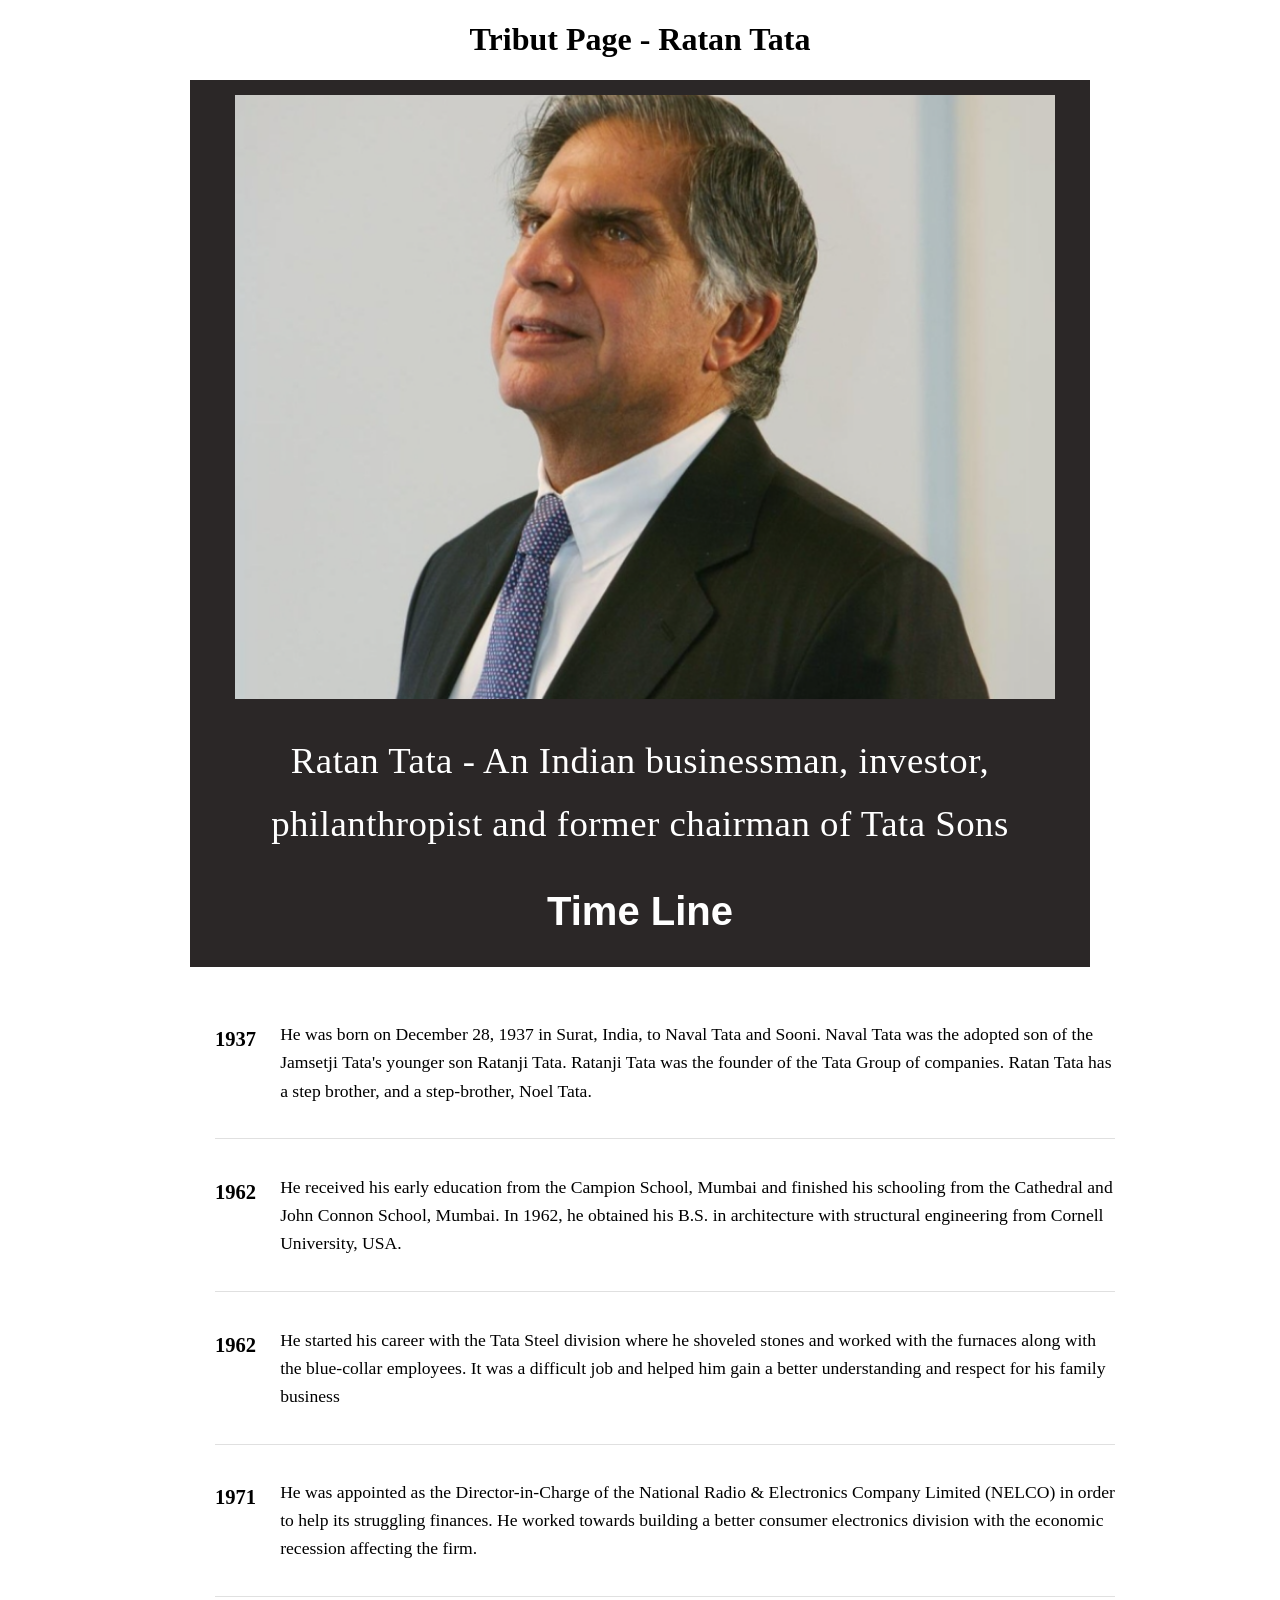
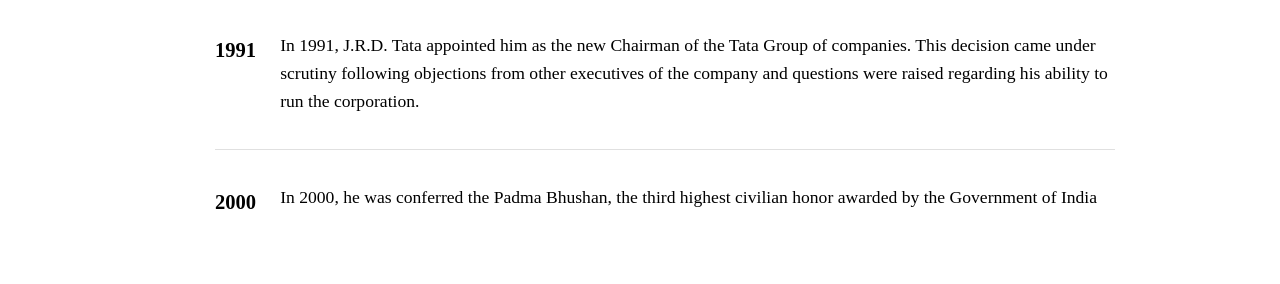
<file: 02-tribute-page/project2.html>
<!DOCTYPE html>
<html lang="en">
<head>
    <meta charset="UTF-8">
    <meta name="viewport" content="width=device-width, initial-scale=1.0">
    <title>Tribut Page - Ratan Tata</title>
       <link rel="stylesheet" href="project2.css">

</head>
<body>
    <header>
        <h1>  Tribut Page - Ratan Tata</h1>
        </header>
    <div  class="container">
        <figure class="image"> 
            <img src="ratantata.png" id="photo"/> 
        </figure>
        <div class="info">
            <p>Ratan Tata - An Indian businessman, investor, philanthropist and former chairman of Tata Sons </p>
            <h2>Time Line</h2>
        </div>
       
            <section class="timeline">
        <article class="timeline-item">
           <h3>1937</h3>
      <p>He was born on December 28, 1937 in Surat, India, to Naval Tata and Sooni. Naval Tata was the adopted son of the Jamsetji Tata's younger son Ratanji Tata. Ratanji Tata was the founder of the Tata Group of companies. Ratan Tata has a step brother, and a step-brother, Noel Tata.</p>
       </article>
        
        <article class="timeline-item">
            <h3>1962</h3>
            <p>He received his early education from the Campion School, Mumbai and finished his schooling from the Cathedral and John Connon School, Mumbai. In 1962, he obtained his B.S. in architecture with structural engineering from Cornell University, USA.</p>
          </article>
       <article class="timeline-item">
           <h3>1962</h3>
           <p>He started his career with the Tata Steel division where he shoveled stones and worked with the furnaces along with the blue-collar employees. It was a difficult job and helped him gain a better understanding and respect for his family business</p>
        </article>
      <article class="timeline-item">
            <h3>1971</h3>
            <p>He was appointed as the Director-in-Charge of the National Radio & Electronics Company Limited (NELCO) in order to help its struggling finances. He worked towards building a better consumer electronics division with the economic recession affecting the firm.</p>
        </article>
       <article class="timeline-item">
         <h3>1991</h3>
            <p>In 1991, J.R.D. Tata appointed him as the new Chairman of the Tata Group of companies. This decision came under scrutiny following objections from other executives of the company and questions were raised regarding his ability to run the corporation.</p>
         </article>
      <article class="timeline-item">
           <h3>2000</h3>
        <p>In 2000, he was conferred the Padma Bhushan, the third highest civilian honor awarded by the Government of India</p>
         </article>
            </section>
   </div>
</body>
</html>
</file>
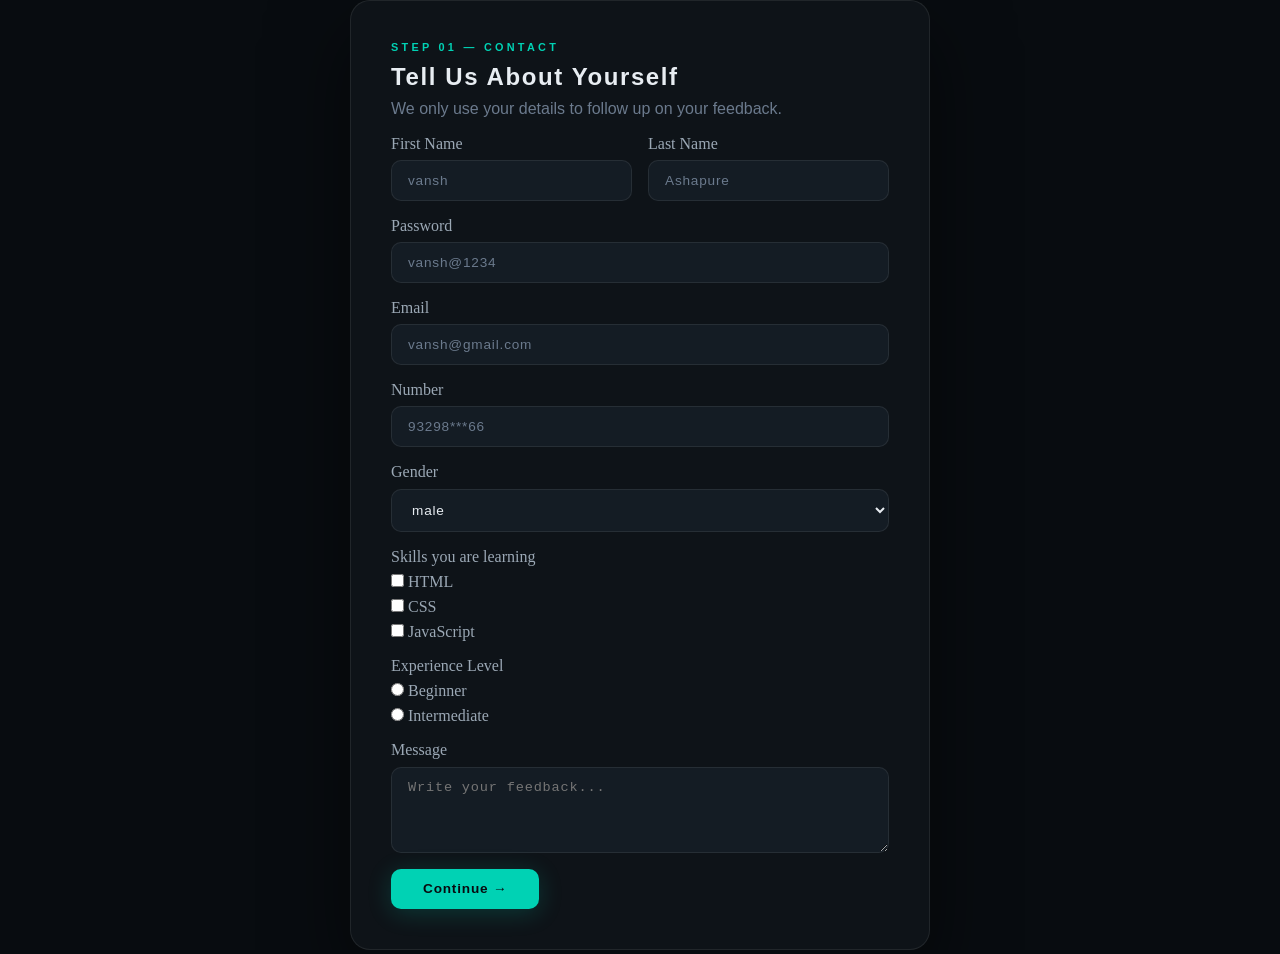
<file: 03-survey-form/project3.html>
<!DOCTYPE html>
<html lang="en">
<head>
    <meta charset="UTF-8">
    <meta name="viewport" content="width=device-width, initial-scale=1.0">
    <title>Survey Contact form</title>
    <link rel="stylesheet" href="project3.css">
</head>
<body>
    <div id="container">
                <div class="step-active" id="step1">

            <p class="step-tag">Step 01 — Contact</p>
            <h2 class="step-title">Tell Us About Yourself</h2>
            <p class="step-sub">We only use your details to follow up on your feedback.</p>
        
    <form action="#" method="post">
        <div class="field-grid">
        <div class="field">
          
          <label for="firstname">First Name </label>
          <input 
          type="text"
          placeholder="vansh"
          id="firstname"
          name="firstname"
          />
       </div>
      <div class="field">
         <label for="lastname">Last Name </label>
          <input
          type="text"
          placeholder="Ashapure"
         id="lastname"
         name="lastname"
          />
      </div>
    </div>

        <div class="field">
            <label for="password">Password</label>
           <input 
           type="password"
          placeholder="vansh@1234"
          id="password"
        />
         </div>
         <div class="field">
             <label for="email"> Email</label>
           <input 
           type="email"
          placeholder="vansh@gmail.com"
          id="email"
        />
         </div>
         <div class="field">
             <label for="tel">Number</label>
           <input 
           type="number"
          placeholder="93298***66"
          id="tel"
        />
         </div>
         <div class="field">
             <label for="gender">Gender </label>
          <select id="gender">
            <option value="male">male</option>
            <option value="female">female</option>
            <option value="none">none</option>
          </select> 
         </div>
     <div class="field">
        <label>Skills you are learning</label>
        <div>
          <input type="checkbox" id="html" name="skill" value="html">
          <label for="html">HTML</label>
        </div>
         <div>
       <input type="checkbox" id="css" name="skills" value="css">
      <label for="css">CSS</label>
      </div>
       <div>
       <input type="checkbox" id="js" name="skills" value="js">
       <label for="js">JavaScript</label>
        </div>
       </div>
       <div class="field">
  <label>Experience Level</label>
  <div>
    <input type="radio" id="beginner" name="experience" value="beginner">
    <label for="beginner">Beginner</label>
  </div>
  <div>
    <input type="radio" id="intermediate" name="experience" value="intermediate">
    <label for="intermediate">Intermediate</label>
  </div>
</div>
<div class="field">
  <label for="message">Message</label>
  <textarea id="message" name="message" rows="4" placeholder="Write your feedback..."></textarea>
</div>

         <div class="btn-row ">
        <button type="submit" class="btn btn-primary">Continue →</button>
       </div>

     
    </form>
    </div>
    </div>
</body>
</html>
</file>
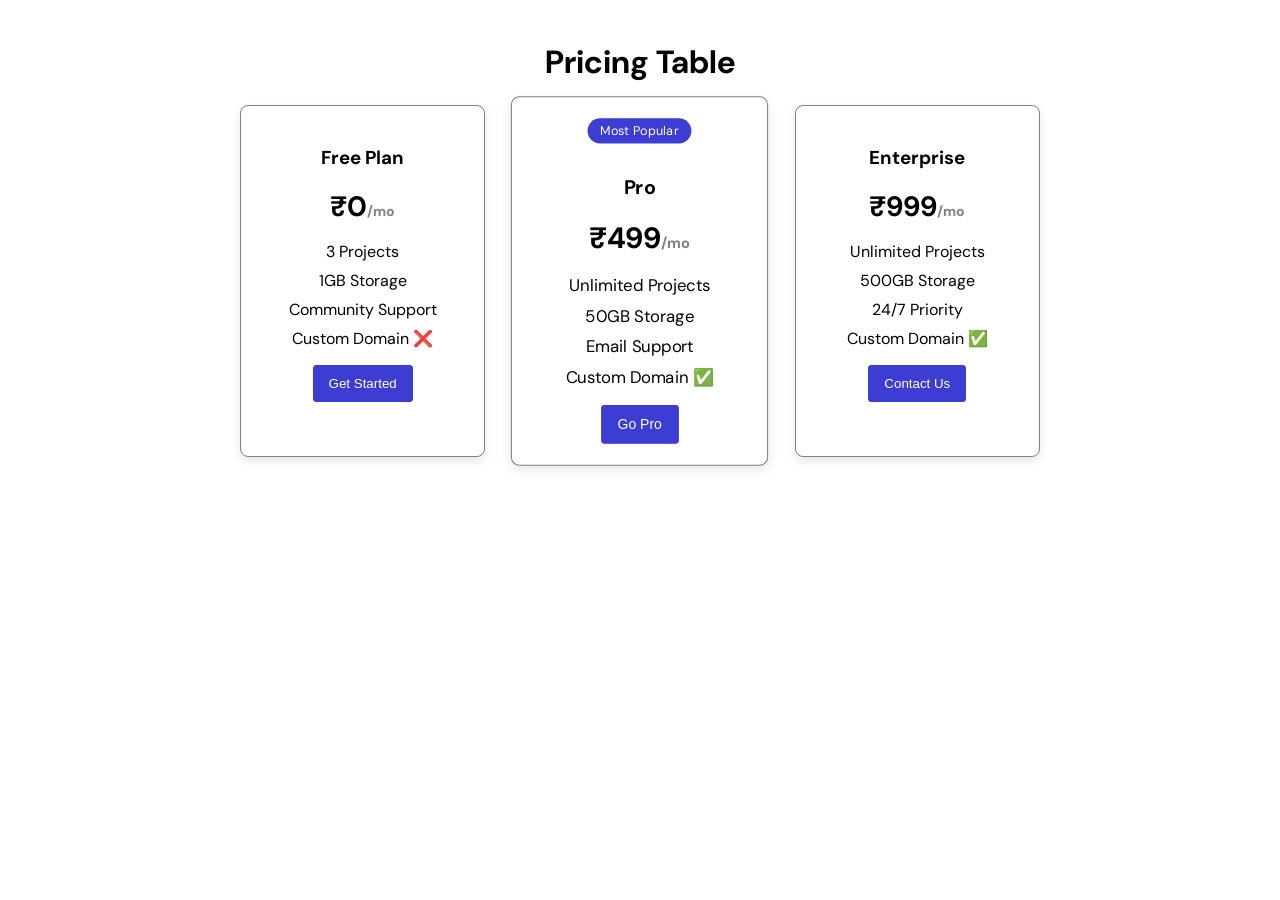
<file: 04-pricing-table/project4.html>
<!DOCTYPE html>
<html lang="en">
<head>
    <meta charset="UTF-8">
    <meta name="viewport" content="width=device-width, initial-scale=1.0">
<title>Pricing Plans</title>
        <link rel="stylesheet" href="project4.css">
        <link href="https://fonts.googleapis.com/css2?family=DM+Sans&display=swap" rel="stylesheet">
    </head>
    <body>
        <header>
            <h1>Pricing Table</h1>
        </header>
    <div class="card">
    <div class="card-sub" >
  <h3>Free Plan</h3>
  <p class="price">₹0<span>/mo</span></p>
  <ul class="features">
    <li>3 Projects</li>
    <li>1GB Storage</li>
    <li> Community Support</li>
    <li>Custom Domain  ❌</li>
  </ul>
  <button>Get Started</button>
  </div>
   <div class="card-sub card-pro">
  <span class="badge">Most Popular</span>
  <h3>Pro</h3>
  <p class="price">₹499<span>/mo</span></p>
  <ul class="features">
    <li>Unlimited Projects</li>
    <li>50GB Storage</li>
    <li> Email Support</li>
    <li>Custom Domain  ✅</li>
  </ul>
  <button>Go Pro</button>
  </div>
   <div class="card-sub">
   <h3>Enterprise</h3>
  <p class="price">₹999<span>/mo</span></p>
  <ul class="features">
    <li>Unlimited Projects</li>
    <li>500GB Storage</li>
    <li> 24/7 Priority </li>
    <li>Custom Domain  ✅</li>
  </ul>
  <button>Contact Us</button>
  </div>
</div>
</body>
</html>
</file>
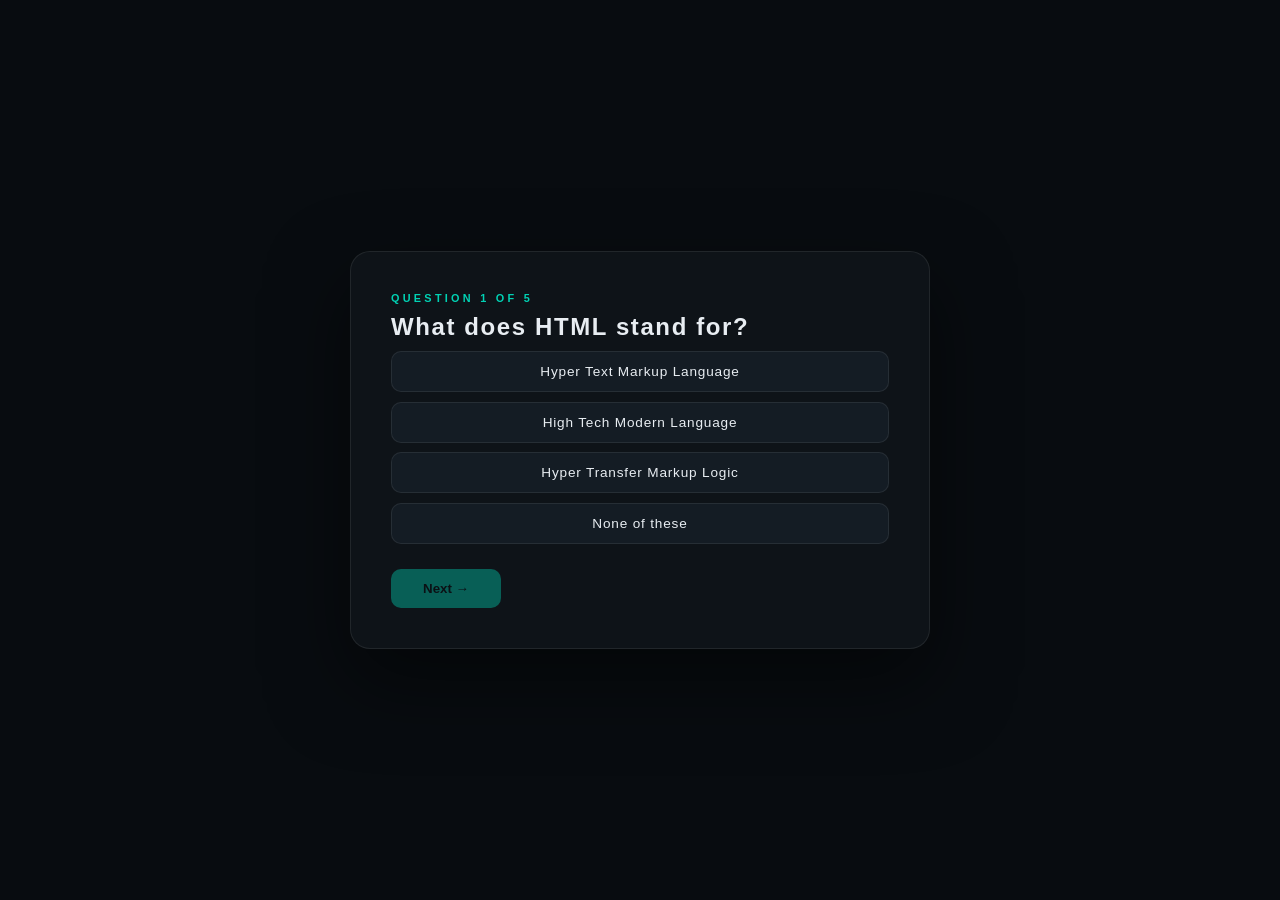
<file: 07-quiz-app/project7.html>
<!DOCTYPE html>
<html lang="en">
<head>
    <meta charset="UTF-8">
    <meta name="viewport" content="width=device-width, initial-scale=1.0">
    <title>Quiz App</title>
<link rel="stylesheet" href="project7.css"></head>
<body>
    <div id="quiz-container">

  <!-- question screen -->
  <div id="question-screen">
    <p id="progress">Question 1 of 5</p>
    <h2 id="question-text">Question goes here</h2>
    <div id="options-container"></div>
    <button id="next-btn" disabled>Next →</button>
  </div>

 
  <div id="result-screen" class="hidden">
    <h2>Quiz Complete!</h2>
    <p id="score-text">You scored 4 out of 5</p>
    <button id="restart-btn">Try Again</button>
  </div>

</div>
<script src="project7.js"></script>
</body>
</html>
</file>
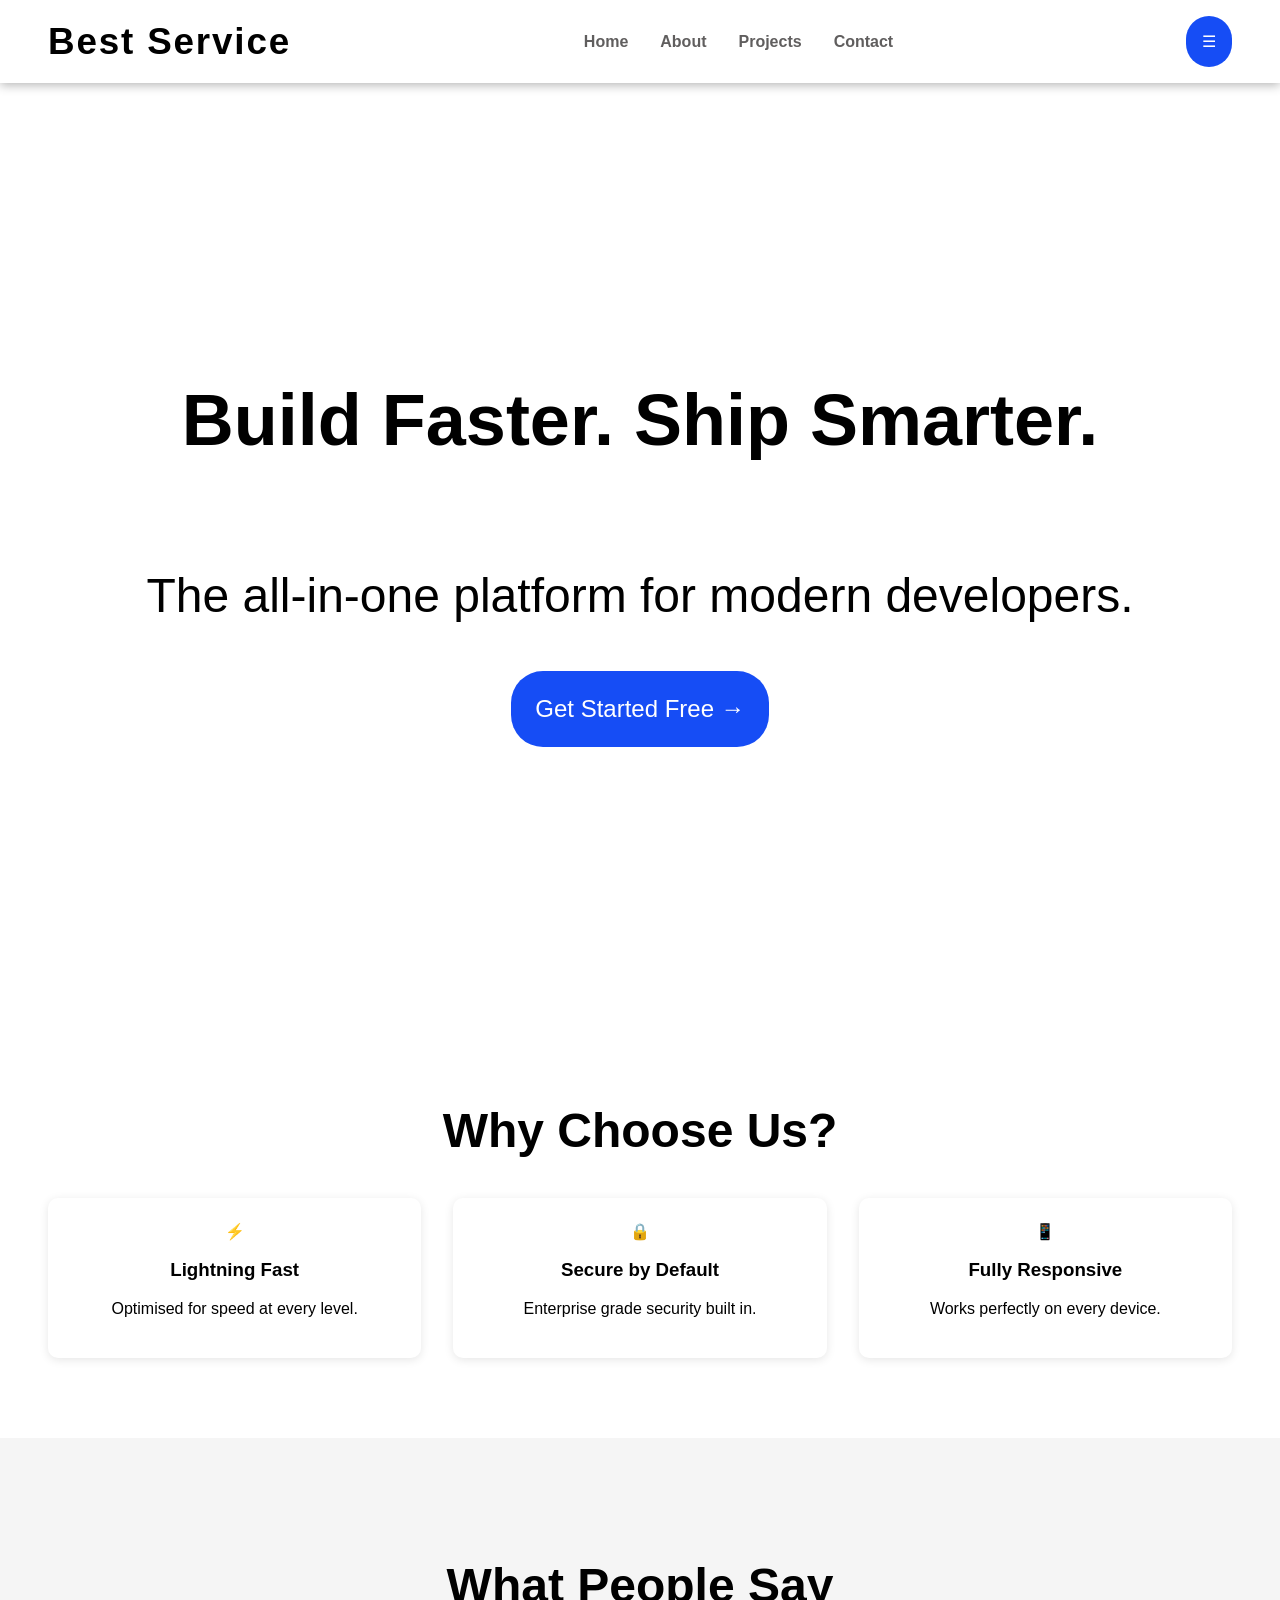
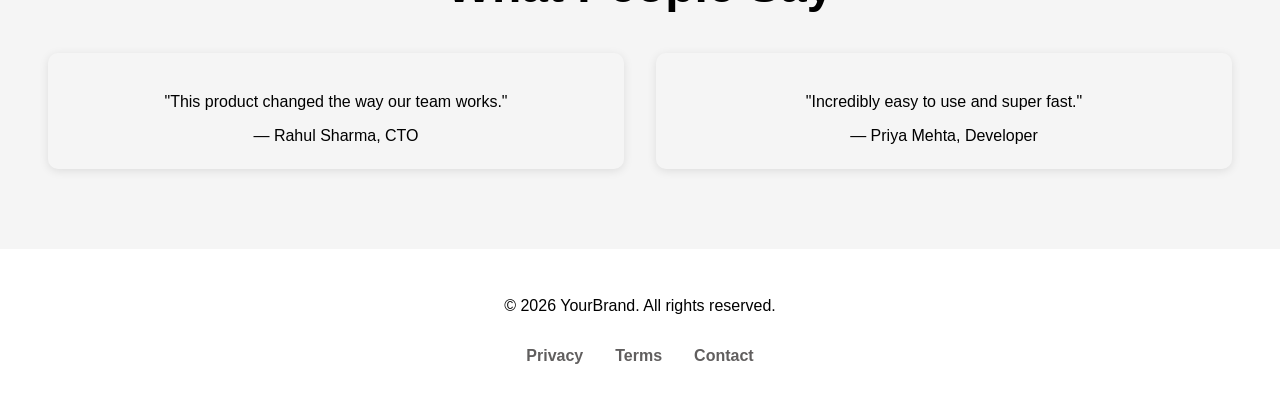
<file: 08-landing-page/project8.html>
<!DOCTYPE html>
<html lang="en">
<head>
    <meta charset="UTF-8">
    <meta name="viewport" content="width=device-width, initial-scale=1.0">
    <title>Landing Page </title>
    <link rel="stylesheet" href="project8.css">
</head>
<body>
      <nav class="navbar">
  <div class="logo">Best Service</div>
 <ul class="nav-links" id="nav-links">
    <li><a href="#">Home</a></li>
    <li><a href="#">About</a></li>
    <li><a href="#">Projects</a></li>
    <li><a href="#">Contact</a></li>
  </ul>
    <button class="hamburger" id="hamburger">☰</button>

</nav>

<section class="hero">
  <h1>Build Faster. Ship Smarter.</h1>
  <p>The all-in-one platform for modern developers.</p>
  <button class="cta-btn">Get Started Free →</button>
</section>


<section class="features">
  <h2>Why Choose Us?</h2>
  <div class="features-grid">
    <div class="feature-card">
      <span class="icon">⚡</span>
      <h3>Lightning Fast</h3>
      <p>Optimised for speed at every level.</p>
    </div>
    <div class="feature-card">
      <span class="icon">🔒</span>
      <h3>Secure by Default</h3>
      <p>Enterprise grade security built in.</p>
    </div>
    <div class="feature-card">
      <span class="icon">📱</span>
      <h3>Fully Responsive</h3>
      <p>Works perfectly on every device.</p>
    </div>
  </div>
</section>

<section class="testimonials">
  <h2>What People Say</h2>
  <div class="testimonial-grid">
    <div class="testimonial-card">
      <p>"This product changed the way our team works."</p>
      <span>— Rahul Sharma, CTO</span>
    </div>
    <div class="testimonial-card">
      <p>"Incredibly easy to use and super fast."</p>
      <span>— Priya Mehta, Developer</span>
    </div>
  </div>
</section>

<footer class="footer">
  <p>© 2026 YourBrand. All rights reserved.</p>
  <div class="footer-links">
    <a href="#">Privacy</a>
    <a href="#">Terms</a>
    <a href="#">Contact</a>
  </div>
</footer>


    
</body>
</html>
</file>
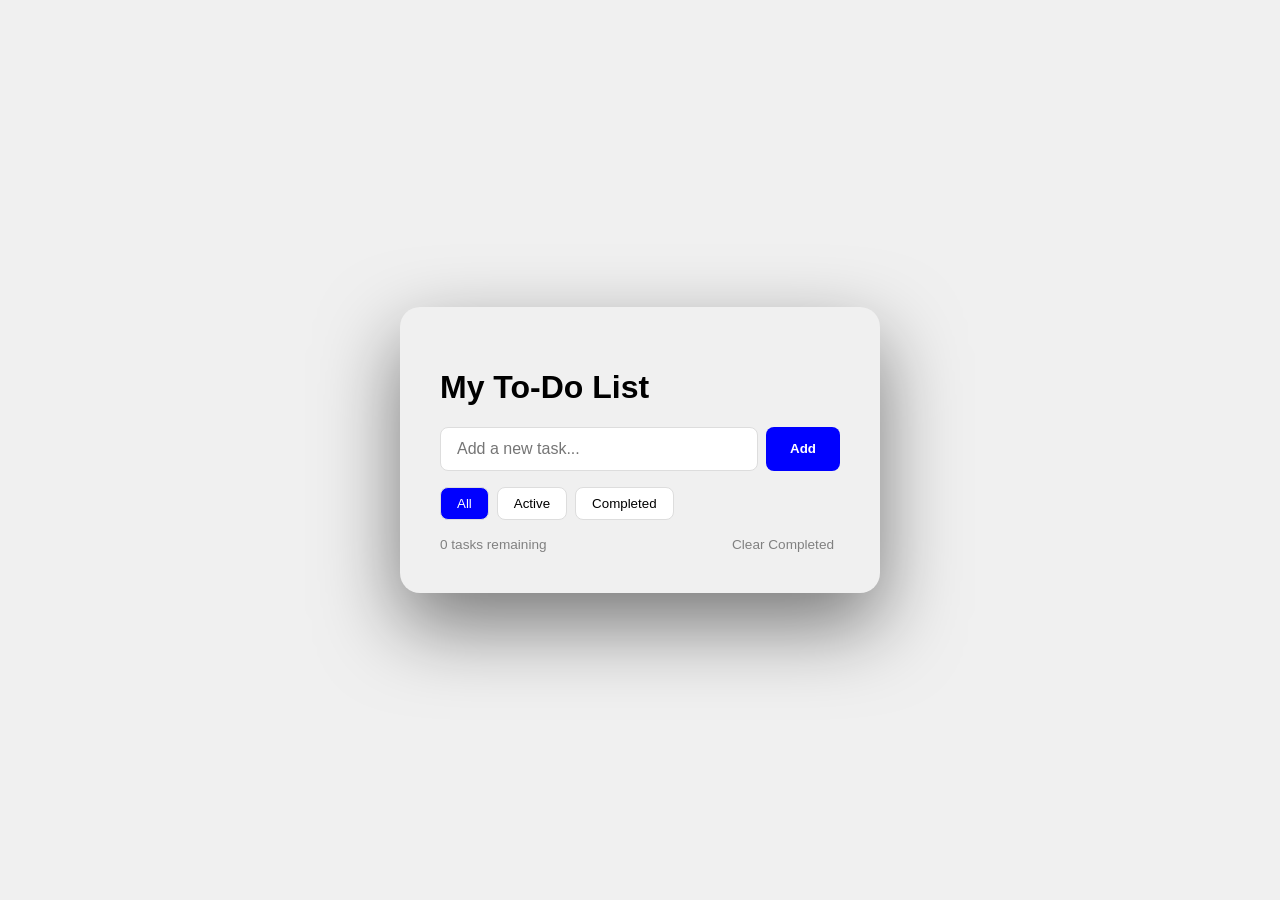
<file: 09-todo-app/project9.html>
<!DOCTYPE html>
<html lang="en">
<head>
    <meta charset="UTF-8">
    <meta name="viewport" content="width=device-width, initial-scale=1.0">
    <title>To-Do List</title>
    <link rel="stylesheet"  href="project9.css">
</head>
<body>
    <div id="app">
  <h1>My To-Do List</h1>

  <!-- input section -->
  <div class="input-row">
    <input type="text" id="task-input" placeholder="Add a new task..." />
    <button id="add-btn">Add</button>
  </div>

  <!-- filter buttons -->
  <div class="filters">
    <button class="filter-btn active" data-filter="all">All</button>
    <button class="filter-btn" data-filter="active">Active</button>
    <button class="filter-btn" data-filter="completed">Completed</button>
  </div>

  <!-- task list -->
  <ul id="task-list"></ul>

  <!-- footer -->
  <div class="task-footer">
    <span id="task-count">0 tasks remaining</span>
    <button id="clear-btn">Clear Completed</button>
  </div>
</div>
 <script  src="project9.js"></script>
</body>
</html>
</file>
<file: 02-tribute-page/project2.css>
.container {
    margin:0 auto;
    background-color: rgb(43, 39, 39);
    max-width: 900px;
   
    
}
h1{
    text-align: center;
}
#photo {
    display: block;
    width: 100%;
    max-width: 100%;
     height: auto;
    padding: 15px 5px;
    
 
}


.info {
    text-align: center;
   
   
    
}

.info p {
    color: white;
    font-family:  serif;
    font-size: 2.3rem;
    line-height: 1.7;
    letter-spacing: 0.5px;
    margin: 0;
}
h2 {
    font-family:Verdana, Geneva, Tahoma, sans-serif;
    font-size:2.5rem;
    color: white;

}
.timeline{  
    display: block;
background-color: white;
 width: 100%;
 max-width:100%;
 padding:20px 25px;
 
}
.timeline-item{
  display: flex;
  gap: 1.5rem;             /* ✅ space between year and text */
  padding: 16px 0;
  border-bottom: 1px solid #e0e0e0;
  font-size: 1.1rem;
  line-height: 1.6;
  align-items: flex-start;

}
.timeline-item:last-child{
  border-bottom: none;
}
</file>
<file: 03-survey-form/project3.css>
:root {
      --bg:        #080c10;
      --surface:   #0e1318;
      --surface-2: #141c24;
      --border:    rgba(255,255,255,0.08);
      --text:      #e8edf2; 
      --muted:     #6b7a8d;
      --label:     #9ba8b5;
      --teal:      #00d2b4;
      --radius:    10px;
      --display:   'Syne', sans-serif;
      --body:      'DM Sans', sans-serif;
      --ease:      cubic-bezier(.22, 1, .36, 1);
    }
 
    *, *::before, *::after { box-sizing: border-box; margin: 0; padding: 0; }
 
    body {
      background-color: var(--bg);
      min-height: 100dvh;
      display: grid;
      place-items:center;
      overflow-x: hidden;

    }

  #container{
    position:relative;
    width:100%;
    padding: 2.5rem;
    background-color: var(--surface);
    max-width:580px;
    border-radius: 20px;
    border:1px solid var(--border);
    box-shadow:0 32px 80px rgba(0, 0, 0, .5); ;
  }
.step-active{
  display: block;
}
  .step-tag{
    font-family: var(--display);
    color: var(--teal);
    letter-spacing: 0.3em;
    text-transform: uppercase;
    font-weight: 700;
    font-size: .68rem;
     margin-bottom: .6rem;
  }
  .step-title{
    font-family: var(--display);
   letter-spacing: .10rem;
    color: var(--text);
    font-weight: 600;
    margin-bottom: .6rem;
    
    }
    .step-sub{
      font-family:var(--body) ;
      color: var( --muted);
      line-height: 1.15;
      margin-bottom: 1rem;
      
       }
       .field-grid {
  display: grid;
  grid-template-columns: 1fr 1fr;
  gap: 1rem;
}
    .field{
       display: flex;
       flex-direction: column;
       gap: .45rem;
       margin-bottom: 1rem;

     }
     label{
      color: var(--label);
     }
     input[type="text"],input[type="email"],input[type="tel"],input[type="number"],input[type="password"], select,textarea  {
      width: 100%;
      background-color: var(--surface-2);
      color: var(--text);
      font-size: .85rem;
      letter-spacing: .06em;
      font-weight: 500;
       border: 1px solid var(--border);
       border-radius: var(--radius);
       padding: .75rem 1rem;
       outline: none;
    transition: border-color .25s, box-shadow .25s, background .25s;
}
    .btn{
      font-family: var(--display);
    font-size: .85rem;
    font-weight: 700;
    letter-spacing: .06em;
    cursor:pointer;
    border-radius: var(--radius);
    padding: .8rem 2rem;
     border: none;
    transition: all .25s var(--ease);
    display: inline-flex;
    align-items: center;
    gap: .5rem;
}
    .btn-row{
      display: flex;
      align-items: center;
      
    }
    .btn-primary {
    background: var(--teal);
    color: #080c10;
    box-shadow: 0 4px 24px rgba(0, 210, 180, .2);
}
input:hover, select:hover {
  border-color: rgba(255,255,255,0.2);
}

input:focus, select:focus {
  border-color: var(--teal);
  box-shadow: 0 0 0 3px rgba(0,210,180,0.12);
  background-color: #1a2530;
}

input::placeholder {
  color: var(--muted);
}
</file>
<file: 04-pricing-table/project4.css>
body {
font-family: 'DM Sans', sans-serif;  
  margin: 0;
    padding: 20px;
}
.card{
    max-width: 800px;
    width: 100%;
    display: grid;
     grid-template-columns: 1fr 1fr 1fr; 
  gap: 2rem;
  margin: auto;
    
}
.card-pro {
  border: 2px solid rgb(61, 61, 211);
  transform: scale(1.05);
}

.badge {
  display: inline-block;
  background-color: rgb(61, 61, 211);
  color: white;
  font-size: 12px;
  padding: 4px 12px;
  border-radius: 20px;
  margin-bottom: 10px;
}
.card-sub{
    
    text-align: center;
   border:1px solid gray ;
   padding: 20px;
    border-radius: 8px;
    box-shadow: 0 4px 10px rgba(0,0,0,0.1);
}
.price {
    font-size: 28px;
    font-weight: bold;
    margin: 10px 0;
}

.price span {
    font-size: 14px;
    color: gray;
}
h1{
    
    text-align: center;
}
@media (max-width: 768px) {
  .card {
    grid-template-columns: 1fr; 
  }
}
button{
    background-color: rgb(61, 61, 211);
    color: white;
    border: 1px solid rgb(61, 61, 211);
    border-radius: 3px;
     padding: 10px 15px;
       cursor: pointer;
}
button:hover {
    background-color: rgb(40, 40, 180);
}
.features {
    list-style: none;
    padding: 0;
}

.features li {
    margin: 8px 0;
}
</file>
<file: 07-quiz-app/project7.css>
:root {
      --bg:        #080c10;
      --surface:   #0e1318;
      --surface-2: #141c24;
      --border:    rgba(255,255,255,0.08);
      --text:      #e8edf2; 
      --muted:     #6b7a8d;
      --label:     #9ba8b5;
      --teal:      #00d2b4;
      --radius:    10px;
      --display:   'Syne', sans-serif;
      --body:      'DM Sans', sans-serif;
      --ease:      cubic-bezier(.22, 1, .36, 1);
    }
 
    *, *::before, *::after { box-sizing: border-box; margin: 0; padding: 0; }
 
    body {
      background-color: var(--bg);
      min-height: 100dvh;
      display: grid;
      place-items:center;
      overflow-x: hidden;

    }

  #quiz-container{
    position:relative;
    width:100%;
    padding: 2.5rem;
    background-color: var(--surface);
    max-width:580px;
    border-radius: 20px;
    border:1px solid var(--border);
    box-shadow:0 32px 80px rgba(0, 0, 0, .5); ;
  }
  #progress{
    font-family: var(--display);
    color: var(--teal);
    letter-spacing: 0.3em;
    text-transform: uppercase;
    font-weight: 700;
    font-size: .68rem;
     margin-bottom: .6rem;
  }

.hidden { display: none; }

#question-text{
  font-family: var(--display);
   letter-spacing: .10rem;
    color: var(--text);
    font-weight: 600;
    margin-bottom: .6rem;
    
}
.option-btn {
    width: 100%;
      background-color: var(--surface-2);
      color: var(--text);
      font-size: .85rem;
      letter-spacing: .06em;
      font-weight: 500;
       border: 1px solid var(--border);
       border-radius: var(--radius);
       padding: .75rem 1rem;
       outline: none;
        margin-bottom: 0.6rem;
  cursor: pointer;
    transition: border-color .25s, box-shadow .25s, background .25s;

}

.option-btn.correct {
  background-color: green;
  color: white;
}

.option-btn.wrong {
  background-color: red;
  color: white;
}
#next-btn {
  margin-top: 1rem;
  padding: 0.75rem 2rem;
  background-color: var(--teal);
  color: #080c10;
  border: none;
  border-radius: var(--radius);
  font-weight: 700;
  cursor: pointer;
  transition: background 0.2s;
}

#next-btn:disabled {
  opacity: 0.4;
  cursor: not-allowed;
}
#result-screen {
  text-align: center;
}

#result-screen h2 {
  color: var(--text);
  font-size: 1.8rem;
  margin-bottom: 1rem;
}

#score-text {
  color: var(--teal);
  font-size: 1.2rem;
  margin-bottom: 1.5rem;
}

#restart-btn {
  padding: 0.75rem 2rem;
  background-color: var(--teal);
  color: #080c10;
  border: none;
  border-radius: var(--radius);
  font-weight: 700;
  cursor: pointer;
}
</file>
<file: 08-landing-page/project8.css>
html {
  scroll-behavior: smooth;
}
body {
  margin: 0;
  font-family: Arial, sans-serif;
}
.logo{
  font-size: 2.3rem;
  font-weight: 700;
  color: black;
  letter-spacing: 0.05em;
}
.navbar {
  display: flex;
  justify-content: space-between;
  align-items: center;
    box-shadow: 0 2px 10px rgba(0,0,0,0.3);

  padding: 1rem 3rem;
  position: sticky;
  top: 0;
}
.nav-links {
  display: flex;
  list-style: none;
  gap: 2rem;
  margin: 0;
  padding: 0;
}

.nav-links a {
  text-decoration: none;
  color: rgba(28, 26, 26, 0.7);
  font-size: 1rem;
  font-weight: 700;
  transition: color 0.2s;
}

.nav-links a:hover {
 color: rgb(22, 77, 245);
}
.hamburger {
 background-color: rgb(22, 77, 245);
  border:none;
  border-radius: 2rem;
  font-size: 1rem;
  color: white;
  cursor: pointer;
  padding: 1rem;
}
.hero {
 height:100vh;
display: flex;
font-size: 3rem;
  flex-direction: column;
  justify-content: center;
  align-items: center;
  text-align: center;
}
.cta-btn {
     background-color: rgb(22, 77, 245);
  border:none;
  border-radius: 2rem;
  font-size: 1.5rem;
  color: white;
  cursor: pointer;
  padding: 1.5rem;
  position: sticky;
}
.features-grid {
  display: grid;
  grid-template-columns: repeat(3, 1fr);
  gap: 2rem;
  
  
}
h2  {
    font-size: 3rem;
  
}
.feature-card {
     font-size: 1rem;
     border-radius: 10px;
    padding: 1.5rem;
  box-shadow: 0 2px 10px rgba(0,0,0,0.1);
} 
.footer{
     display: flex;
  justify-content: space-between;
  align-items: center;
    flex-direction: column;
    gap: 1rem;

  padding: 2rem 3rem;
  position: relative;
  top: 0;
}
.footer-links {
  display: flex;
  list-style: none;
  gap: 2rem;
  margin: 0;
  padding: 0;
}

.footer-links a {
  text-decoration: none;
  color: rgba(28, 26, 26, 0.7);
  font-size: 1rem;
  font-weight: 700;
  transition: color 0.2s;
}
.features {
  padding: 5rem 3rem;
  text-align: center;
}

.testimonials {
  padding: 5rem 3rem;
  text-align: center;
  background-color: #f5f5f5;
}

.footer-links a:hover {
  color: white;
}

.testimonial-grid{
  display: grid;

  gap: 2rem;
   grid-template-columns: 1fr 1fr;
}
.testimonial-card{
 font-size: 1rem;
   border-radius: 10px;
    padding: 1.5rem;
  box-shadow: 0 2px 10px rgba(0,0,0,0.1);
}
@media (max-width: 768px) {
  .features-grid {
    grid-template-columns: 1fr;
  }
  .testimonial-grid {
    grid-template-columns: 1fr;
  }
  .nav-links {
    display: none;
  }
}
</file>
<file: 09-todo-app/project9.css>
/* body center */
body {
  min-height: 100vh;
  display: grid;
  place-items: center;
  background-color: #f0f0f0;
  font-family: 'DM Sans', sans-serif;
  margin: 0;
}

/* input row */
.input-row {
  display: flex;
  gap: 0.5rem;
  margin-bottom: 1rem;
}

#task-input {
  flex: 1;
  padding: 0.75rem 1rem;
  border: 1px solid #ddd;
  border-radius: 8px;
  font-size: 1rem;
  outline: none;
}

#add-btn {
  padding: 0.75rem 1.5rem;
  background-color: blue;
  color: white;
  border: none;
  border-radius: 8px;
  cursor: pointer;
  font-weight: 700;
}

/* filters */
.filters {
  display: flex;
  gap: 0.5rem;
  margin-bottom: 1rem;
}

.filter-btn {
  padding: 0.5rem 1rem;
  border: 1px solid #ddd;
  border-radius: 8px;
  cursor: pointer;
  background: white;
}

/* task list */
#task-list {
  list-style: none;
  padding: 0;
  margin: 0;
}

.task-item {
  display: flex;
  justify-content: space-between;
  align-items: center;
  padding: 0.75rem 1rem;
  border-bottom: 1px solid #eee;
}

/* footer */
.task-footer {
  display: flex;
  justify-content: space-between;
  align-items: center;
  margin-top: 1rem;
  font-size: 0.85rem;
  color: gray;
}

#clear-btn {
  background: none;
  border: none;
  cursor: pointer;
  color: gray;
  font-size: 0.85rem;
}
#app {
     position:relative;
    width:100%;
    padding: 2.5rem;
    max-width:400px;
    border-radius: 20px;
    box-shadow:0 32px 80px rgba(0, 0, 0, .5); ;
}

.task-item.done .task-text {
  text-decoration: line-through;
  opacity: 0.5;
}


.filter-btn.active {
  background-color: blue;
  color: white;
}
</file>
